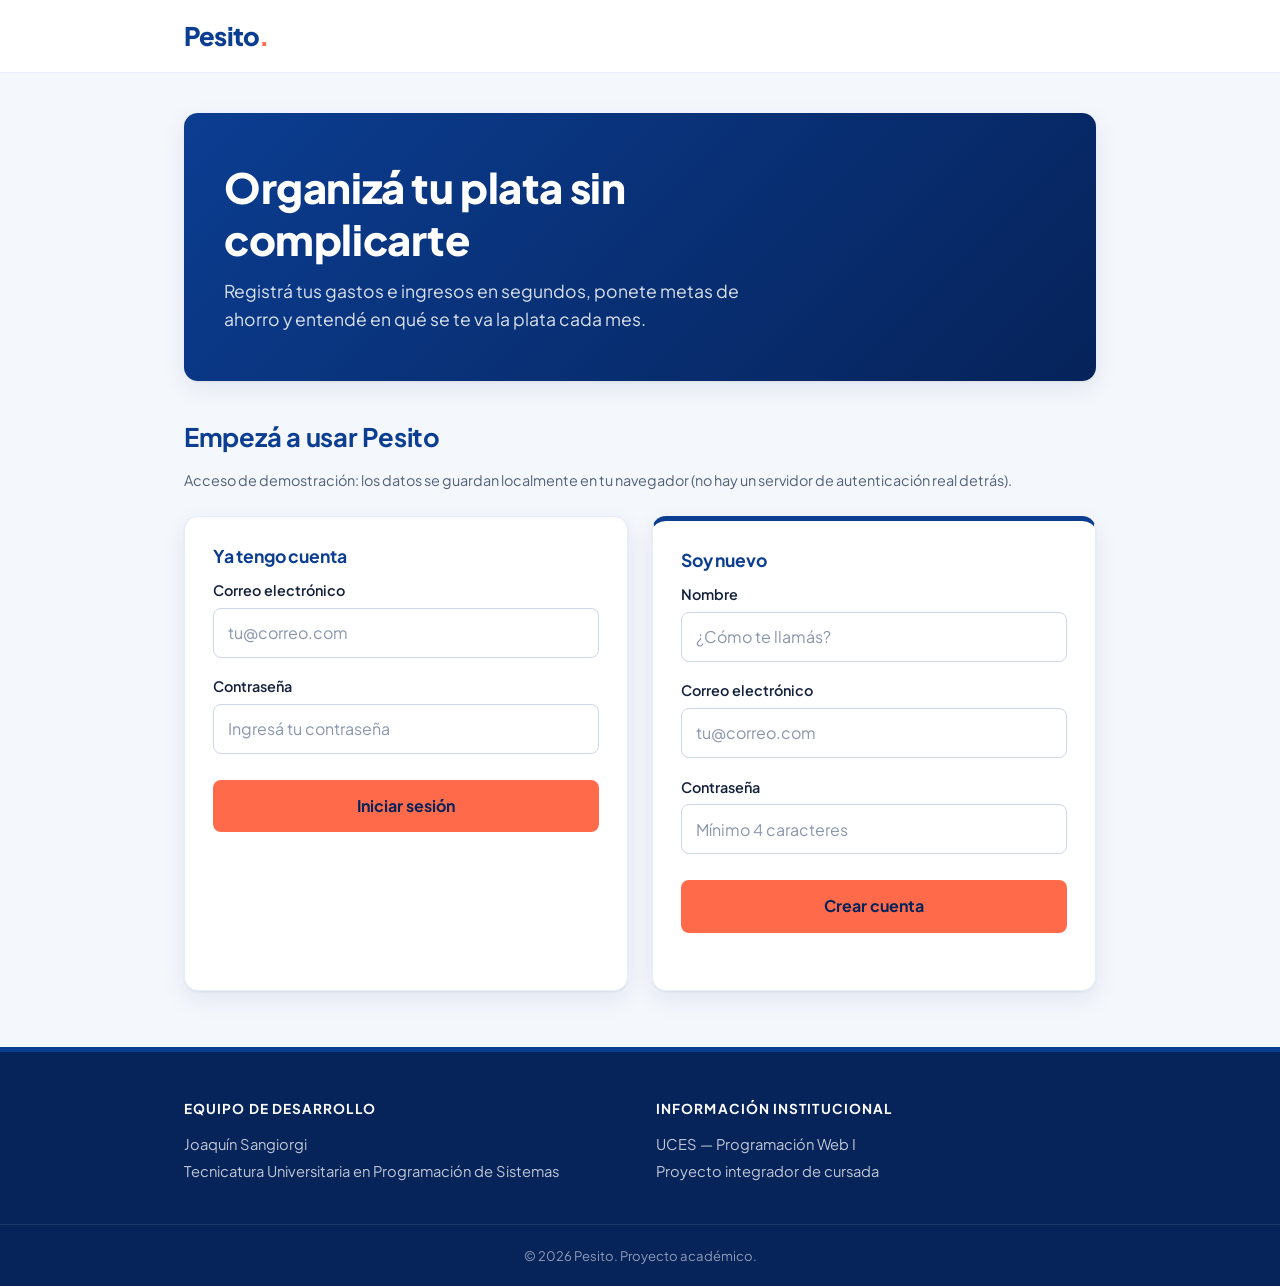
<file: index.html>
<!DOCTYPE html>
<html lang="es">
<head>
  <meta charset="UTF-8">
  <meta name="viewport" content="width=device-width, initial-scale=1.0">
  <title>Pesito | Control de gastos e ingresos personales</title>
  <meta name="description" content="Pesito: registrá tus ingresos y gastos, definí metas de ahorro y visualizá informes de tu economía personal.">
  <link rel="preconnect" href="https://fonts.googleapis.com">
  <link rel="preconnect" href="https://fonts.gstatic.com" crossorigin>
  <link rel="stylesheet" href="https://fonts.googleapis.com/css2?family=Plus+Jakarta+Sans:wght@400;500;600;700;800&display=swap">
  <link rel="stylesheet" href="recursos/style.css">
</head>
<body>

  <header class="sitio-header">
    <div class="contenedor">
      <p class="logo">Pesito</p>
    </div>
  </header>

  <main class="contenedor">

    <section id="propuesta-valor" class="hero">
      <h1>Organizá tu plata sin complicarte</h1>
      <p>
        Registrá tus gastos e ingresos en segundos, ponete metas de ahorro y entendé
        en qué se te va la plata cada mes.
      </p>
    </section>

    <section id="acceso" class="acceso">
      <h2>Empezá a usar Pesito</h2>
      <p class="nota-acceso">
        Acceso de demostración: los datos se guardan localmente en tu navegador (no hay un
        servidor de autenticación real detrás).
      </p>

      <div class="acceso-paneles">
        <article id="iniciar-sesion" class="acceso-panel panel">
          <h3>Ya tengo cuenta</h3>

          <form id="form-login" action="inicio.html" method="get">
            <div class="campo">
              <label for="login-email">Correo electrónico</label>
              <input
                type="email"
                id="login-email"
                name="email"
                placeholder="tu@correo.com"
                required
              >
            </div>

            <div class="campo">
              <label for="login-password">Contraseña</label>
              <input
                type="password"
                id="login-password"
                name="password"
                placeholder="Ingresá tu contraseña"
                minlength="4"
                required
              >
            </div>

            <button type="submit" class="boton-cta">Iniciar sesión</button>
            <p id="login-feedback" class="feedback" aria-live="polite"></p>
          </form>
        </article>

        <article id="registrarse" class="acceso-panel panel">
          <h3>Soy nuevo</h3>

          <form id="form-registro" action="inicio.html" method="get">
            <div class="campo">
              <label for="registro-nombre">Nombre</label>
              <input
                type="text"
                id="registro-nombre"
                name="nombre"
                placeholder="¿Cómo te llamás?"
                required
              >
            </div>

            <div class="campo">
              <label for="registro-email">Correo electrónico</label>
              <input
                type="email"
                id="registro-email"
                name="email"
                placeholder="tu@correo.com"
                required
              >
            </div>

            <div class="campo">
              <label for="registro-password">Contraseña</label>
              <input
                type="password"
                id="registro-password"
                name="password"
                placeholder="Mínimo 4 caracteres"
                minlength="4"
                required
              >
            </div>

            <button type="submit" class="boton-cta">Crear cuenta</button>
            <p id="registro-feedback" class="feedback" aria-live="polite"></p>
          </form>
        </article>
      </div>
    </section>

  </main>

  <footer class="sitio-footer">
    <div class="contenedor footer-columnas">
      <div class="footer-col">
        <h3>Equipo de desarrollo</h3>
        <p>Joaquín Sangiorgi</p>
        <p>Tecnicatura Universitaria en Programación de Sistemas</p>
      </div>

      <div class="footer-col">
        <h3>Información institucional</h3>
        <p>UCES &mdash; Programación Web I</p>
        <p>Proyecto integrador de cursada</p>
      </div>
    </div>
    <p class="footer-copy">&copy; 2026 Pesito. Proyecto académico.</p>
  </footer>

  <script src="recursos/funciones.js" defer></script>
</body>
</html>
</file>
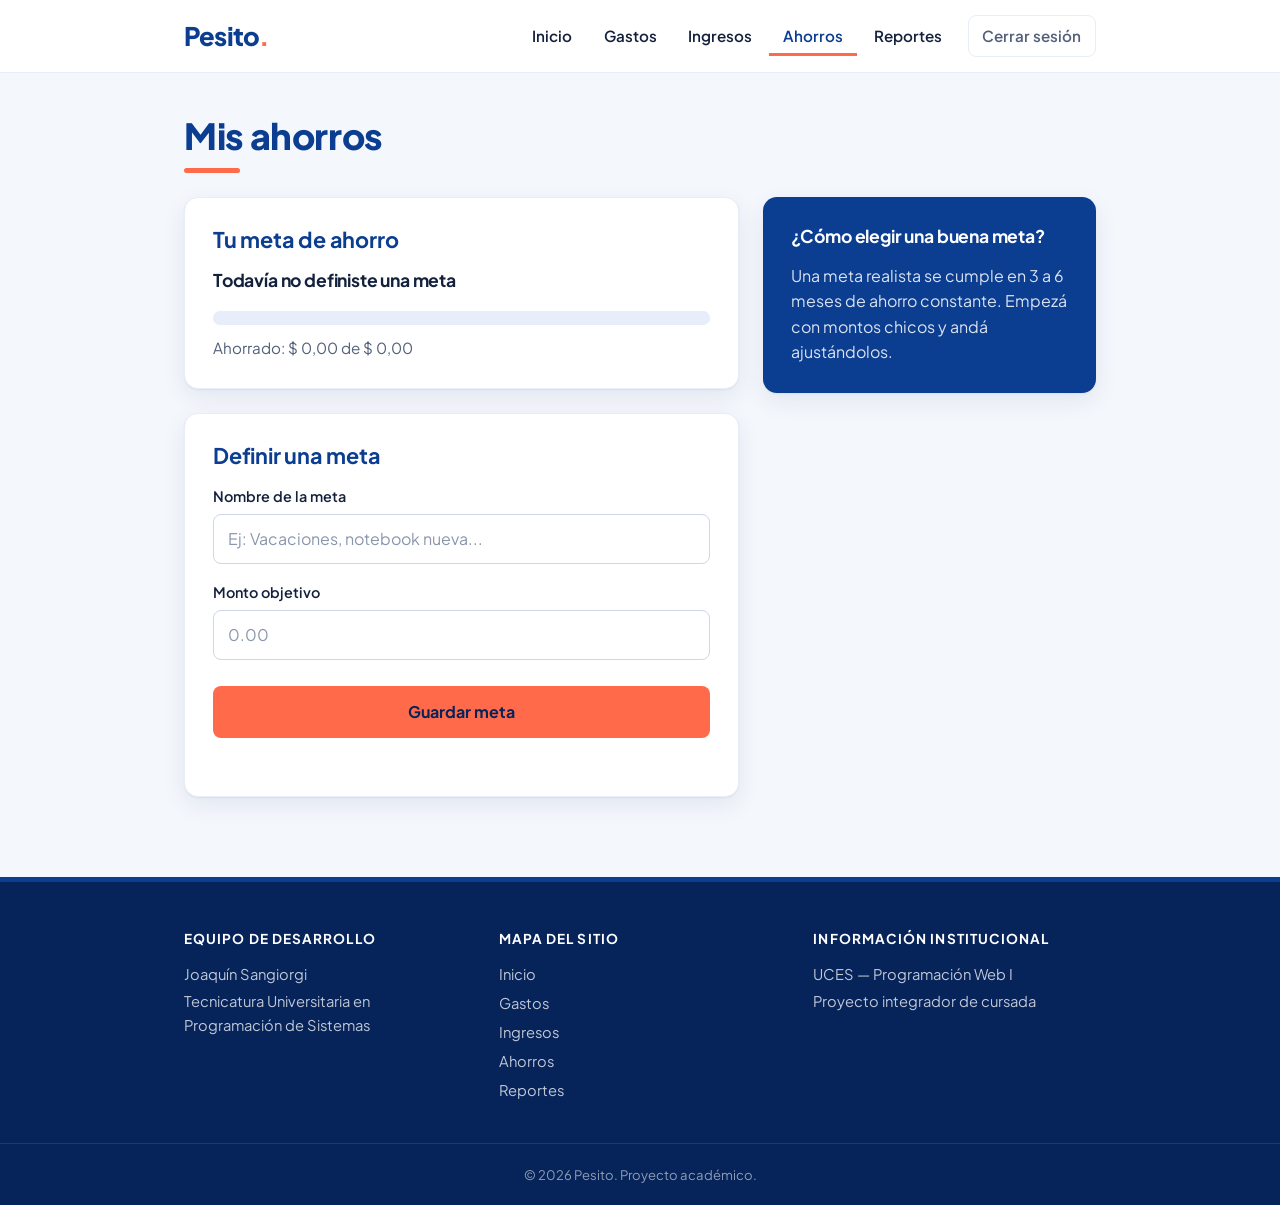
<file: ahorros.html>
<!DOCTYPE html>
<html lang="es">
<head>
  <meta charset="UTF-8">
  <meta name="viewport" content="width=device-width, initial-scale=1.0">
  <title>Mis ahorros | Pesito</title>
  <meta name="description" content="Definí tu meta de ahorro y seguí su progreso.">
  <link rel="preconnect" href="https://fonts.googleapis.com">
  <link rel="preconnect" href="https://fonts.gstatic.com" crossorigin>
  <link rel="stylesheet" href="https://fonts.googleapis.com/css2?family=Plus+Jakarta+Sans:wght@400;500;600;700;800&display=swap">
  <link rel="stylesheet" href="recursos/style.css">
</head>
<body>

  <header class="sitio-header">
    <div class="contenedor">
      <p class="logo"><a href="inicio.html">Pesito</a></p>

      <button type="button" id="btn-menu" class="menu-toggle" aria-label="Abrir menú de navegación" aria-expanded="false" aria-controls="menu-principal">
        <span class="menu-toggle__barra"></span>
        <span class="menu-toggle__barra"></span>
        <span class="menu-toggle__barra"></span>
      </button>

      <nav class="nav-principal" aria-label="Navegación principal">
        <ul id="menu-principal">
          <li><a href="inicio.html">Inicio</a></li>
          <li><a href="gastos.html">Gastos</a></li>
          <li><a href="ingresos.html">Ingresos</a></li>
          <li><a href="ahorros.html" aria-current="page">Ahorros</a></li>
          <li><a href="reportes.html">Reportes</a></li>
          <li><a href="index.html" class="nav-salir">Cerrar sesión</a></li>
        </ul>
      </nav>
    </div>
  </header>

  <main class="contenedor">

    <h1>Mis ahorros</h1>

    <div class="columnas">
      <div class="columna-principal">
        <section id="meta-actual" class="panel">
          <h2>Tu meta de ahorro</h2>

          <article class="tarjeta tarjeta--meta">
            <h3 id="meta-titulo">Todavía no definiste una meta</h3>
            <progress id="meta-progreso" value="0" max="100" aria-labelledby="meta-titulo">0%</progress>
            <p id="meta-detalle" class="tarjeta-detalle">Ahorrado: $ 0,00 de $ 0,00</p>
          </article>
        </section>

        <section id="definir-meta" class="panel">
          <h2>Definir una meta</h2>

          <form id="form-meta" novalidate>
            <div class="campo">
              <label for="meta-nombre">Nombre de la meta</label>
              <input type="text" id="meta-nombre" name="nombreMeta" placeholder="Ej: Vacaciones, notebook nueva..." required>
            </div>

            <div class="campo">
              <label for="meta-monto">Monto objetivo</label>
              <input type="number" id="meta-monto" name="montoMeta" placeholder="0.00" min="1" step="0.01" required>
            </div>

            <button type="submit" class="boton-cta">Guardar meta</button>
            <p id="meta-feedback" class="feedback" aria-live="polite"></p>
          </form>
        </section>
      </div>

      <aside id="ayuda-metas" class="consejo columna-lateral" aria-label="Consejo sobre metas">
        <h2>¿Cómo elegir una buena meta?</h2>
        <p>Una meta realista se cumple en 3 a 6 meses de ahorro constante. Empezá con montos chicos y andá ajustándolos.</p>
      </aside>
    </div>

  </main>

  <footer class="sitio-footer">
    <div class="contenedor footer-columnas">
      <div class="footer-col">
        <h3>Equipo de desarrollo</h3>
        <p>Joaquín Sangiorgi</p>
        <p>Tecnicatura Universitaria en Programación de Sistemas</p>
      </div>

      <div class="footer-col">
        <h3>Mapa del sitio</h3>
        <ul>
          <li><a href="inicio.html">Inicio</a></li>
          <li><a href="gastos.html">Gastos</a></li>
          <li><a href="ingresos.html">Ingresos</a></li>
          <li><a href="ahorros.html">Ahorros</a></li>
          <li><a href="reportes.html">Reportes</a></li>
        </ul>
      </div>

      <div class="footer-col">
        <h3>Información institucional</h3>
        <p>UCES &mdash; Programación Web I</p>
        <p>Proyecto integrador de cursada</p>
      </div>
    </div>
    <p class="footer-copy">&copy; 2026 Pesito. Proyecto académico.</p>
  </footer>

  <script src="recursos/funciones.js" defer></script>
</body>
</html>
</file>
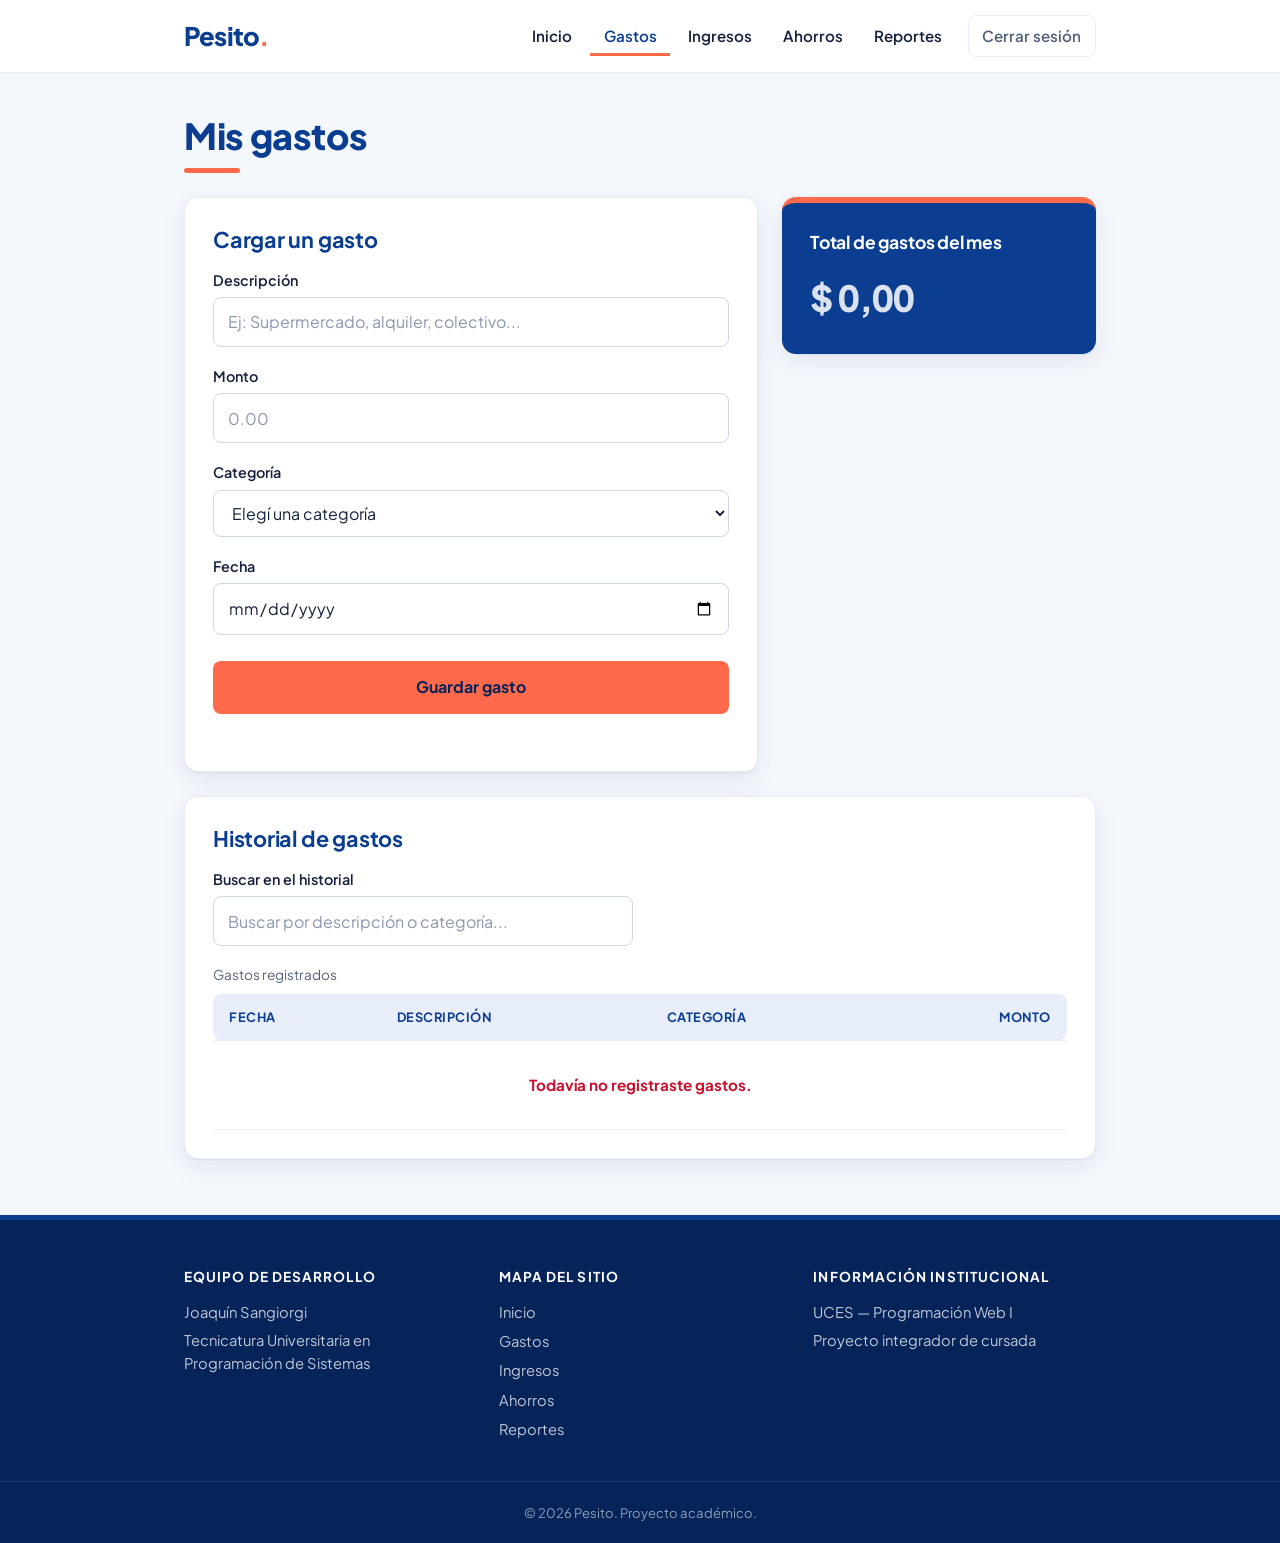
<file: gastos.html>
<!DOCTYPE html>
<html lang="es">
<head>
  <meta charset="UTF-8">
  <meta name="viewport" content="width=device-width, initial-scale=1.0">
  <title>Mis gastos | Pesito</title>
  <meta name="description" content="Cargá tus gastos y consultá tu historial de gastos.">
  <link rel="preconnect" href="https://fonts.googleapis.com">
  <link rel="preconnect" href="https://fonts.gstatic.com" crossorigin>
  <link rel="stylesheet" href="https://fonts.googleapis.com/css2?family=Plus+Jakarta+Sans:wght@400;500;600;700;800&display=swap">
  <link rel="stylesheet" href="recursos/style.css">
</head>
<body>

  <header class="sitio-header">
    <div class="contenedor">
      <p class="logo"><a href="inicio.html">Pesito</a></p>

      <button type="button" id="btn-menu" class="menu-toggle" aria-label="Abrir menú de navegación" aria-expanded="false" aria-controls="menu-principal">
        <span class="menu-toggle__barra"></span>
        <span class="menu-toggle__barra"></span>
        <span class="menu-toggle__barra"></span>
      </button>

      <nav class="nav-principal" aria-label="Navegación principal">
        <ul id="menu-principal">
          <li><a href="inicio.html">Inicio</a></li>
          <li><a href="gastos.html" aria-current="page">Gastos</a></li>
          <li><a href="ingresos.html">Ingresos</a></li>
          <li><a href="ahorros.html">Ahorros</a></li>
          <li><a href="reportes.html">Reportes</a></li>
          <li><a href="index.html" class="nav-salir">Cerrar sesión</a></li>
        </ul>
      </nav>
    </div>
  </header>

  <main class="contenedor">

    <h1>Mis gastos</h1>

    <div class="columnas">
      <section id="registrar-gasto" class="columna-principal panel">
        <h2>Cargar un gasto</h2>

        <form id="form-gasto" novalidate>
          <div class="campo">
            <label for="gasto-descripcion">Descripción</label>
            <input
              type="text"
              id="gasto-descripcion"
              name="descripcion"
              placeholder="Ej: Supermercado, alquiler, colectivo..."
              required
            >
          </div>

          <div class="campo">
            <label for="gasto-monto">Monto</label>
            <input
              type="number"
              id="gasto-monto"
              name="monto"
              placeholder="0.00"
              min="0.01"
              step="0.01"
              required
            >
          </div>

          <div class="campo">
            <label for="gasto-categoria">Categoría</label>
            <select id="gasto-categoria" name="categoria" required>
              <option value="" disabled selected>Elegí una categoría</option>
              <option value="comida">Comida</option>
              <option value="transporte">Transporte</option>
              <option value="servicios">Servicios</option>
              <option value="vivienda">Vivienda</option>
              <option value="ocio">Ocio</option>
              <option value="otro">Otro</option>
            </select>
          </div>

          <div class="campo">
            <label for="gasto-fecha">Fecha</label>
            <input type="date" id="gasto-fecha" name="fecha" required>
          </div>

          <button type="submit" class="boton-cta">Guardar gasto</button>
          <p id="gasto-feedback" class="feedback" aria-live="polite"></p>
        </form>
      </section>

      <aside id="total-gastos" class="consejo columna-lateral tarjeta-total tarjeta-total--gasto" aria-label="Total del mes">
        <h2>Total de gastos del mes</h2>
        <p class="tarjeta-valor" id="total-mes-gastos">$ 0,00</p>
      </aside>
    </div>

    <section id="historial-gastos" class="historial panel">
      <h2>Historial de gastos</h2>

      <div class="campo campo-buscador">
        <label for="buscar-gasto">Buscar en el historial</label>
        <input
          type="search"
          id="buscar-gasto"
          name="buscar"
          placeholder="Buscar por descripción o categoría..."
        >
      </div>

      <div class="tabla-scroll">
        <table id="tabla-gastos">
          <caption>Gastos registrados</caption>
          <thead>
            <tr>
              <th scope="col">Fecha</th>
              <th scope="col">Descripción</th>
              <th scope="col">Categoría</th>
              <th scope="col">Monto</th>
            </tr>
          </thead>
          <tbody id="cuerpo-tabla-gastos">
            <tr>
              <td colspan="4">Todavía no registraste gastos.</td>
            </tr>
          </tbody>
        </table>
      </div>
    </section>

  </main>

  <footer class="sitio-footer">
    <div class="contenedor footer-columnas">
      <div class="footer-col">
        <h3>Equipo de desarrollo</h3>
        <p>Joaquín Sangiorgi</p>
        <p>Tecnicatura Universitaria en Programación de Sistemas</p>
      </div>

      <div class="footer-col">
        <h3>Mapa del sitio</h3>
        <ul>
          <li><a href="inicio.html">Inicio</a></li>
          <li><a href="gastos.html">Gastos</a></li>
          <li><a href="ingresos.html">Ingresos</a></li>
          <li><a href="ahorros.html">Ahorros</a></li>
          <li><a href="reportes.html">Reportes</a></li>
        </ul>
      </div>

      <div class="footer-col">
        <h3>Información institucional</h3>
        <p>UCES &mdash; Programación Web I</p>
        <p>Proyecto integrador de cursada</p>
      </div>
    </div>
    <p class="footer-copy">&copy; 2026 Pesito. Proyecto académico.</p>
  </footer>

  <script src="recursos/funciones.js" defer></script>
</body>
</html>
</file>
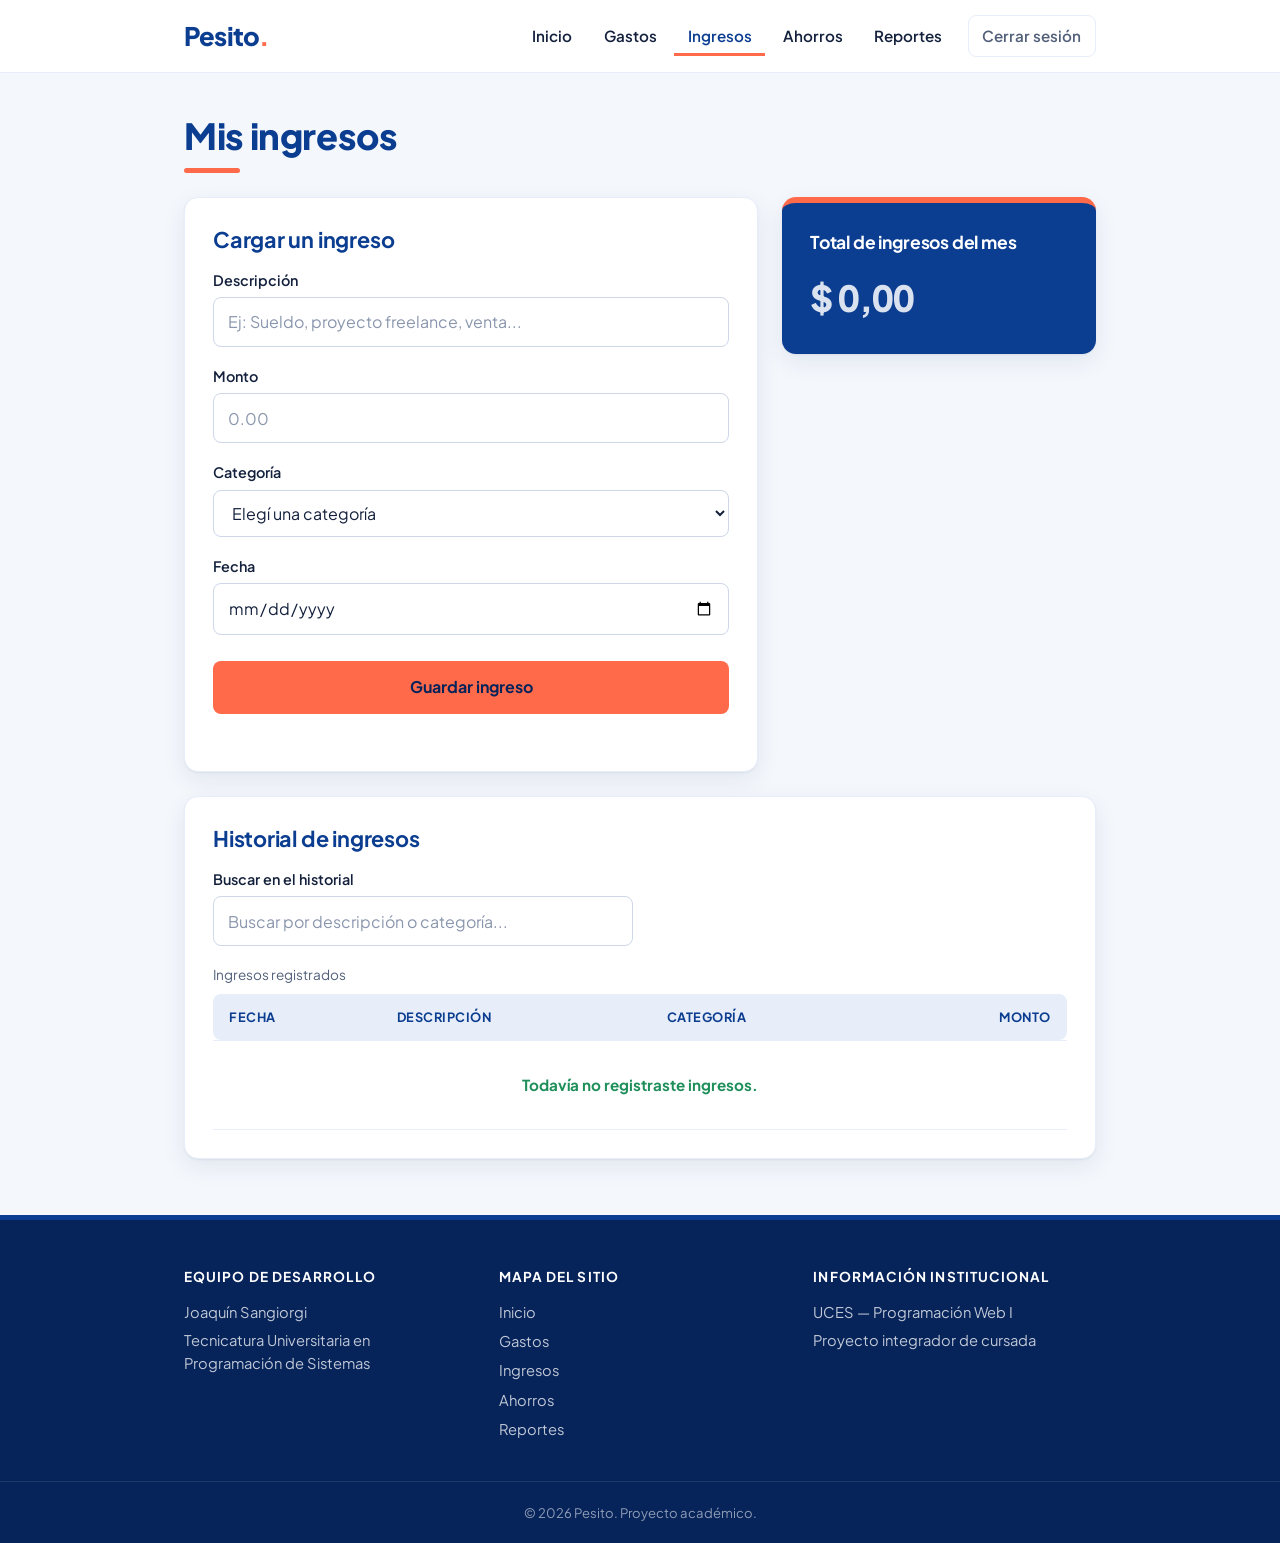
<file: ingresos.html>
<!DOCTYPE html>
<html lang="es">
<head>
  <meta charset="UTF-8">
  <meta name="viewport" content="width=device-width, initial-scale=1.0">
  <title>Mis ingresos | Pesito</title>
  <meta name="description" content="Cargá tus ingresos y consultá tu historial de ingresos.">
  <link rel="preconnect" href="https://fonts.googleapis.com">
  <link rel="preconnect" href="https://fonts.gstatic.com" crossorigin>
  <link rel="stylesheet" href="https://fonts.googleapis.com/css2?family=Plus+Jakarta+Sans:wght@400;500;600;700;800&display=swap">
  <link rel="stylesheet" href="recursos/style.css">
</head>
<body>

  <header class="sitio-header">
    <div class="contenedor">
      <p class="logo"><a href="inicio.html">Pesito</a></p>

      <button type="button" id="btn-menu" class="menu-toggle" aria-label="Abrir menú de navegación" aria-expanded="false" aria-controls="menu-principal">
        <span class="menu-toggle__barra"></span>
        <span class="menu-toggle__barra"></span>
        <span class="menu-toggle__barra"></span>
      </button>

      <nav class="nav-principal" aria-label="Navegación principal">
        <ul id="menu-principal">
          <li><a href="inicio.html">Inicio</a></li>
          <li><a href="gastos.html">Gastos</a></li>
          <li><a href="ingresos.html" aria-current="page">Ingresos</a></li>
          <li><a href="ahorros.html">Ahorros</a></li>
          <li><a href="reportes.html">Reportes</a></li>
          <li><a href="index.html" class="nav-salir">Cerrar sesión</a></li>
        </ul>
      </nav>
    </div>
  </header>

  <main class="contenedor">

    <h1>Mis ingresos</h1>

    <div class="columnas">
      <section id="registrar-ingreso" class="columna-principal panel">
        <h2>Cargar un ingreso</h2>

        <form id="form-ingreso" novalidate>
          <div class="campo">
            <label for="ingreso-descripcion">Descripción</label>
            <input
              type="text"
              id="ingreso-descripcion"
              name="descripcion"
              placeholder="Ej: Sueldo, proyecto freelance, venta..."
              required
            >
          </div>

          <div class="campo">
            <label for="ingreso-monto">Monto</label>
            <input
              type="number"
              id="ingreso-monto"
              name="monto"
              placeholder="0.00"
              min="0.01"
              step="0.01"
              required
            >
          </div>

          <div class="campo">
            <label for="ingreso-categoria">Categoría</label>
            <select id="ingreso-categoria" name="categoria" required>
              <option value="" disabled selected>Elegí una categoría</option>
              <option value="sueldo">Sueldo</option>
              <option value="freelance">Trabajo independiente</option>
              <option value="venta">Venta</option>
              <option value="regalo">Regalo</option>
              <option value="otro">Otro</option>
            </select>
          </div>

          <div class="campo">
            <label for="ingreso-fecha">Fecha</label>
            <input type="date" id="ingreso-fecha" name="fecha" required>
          </div>

          <button type="submit" class="boton-cta">Guardar ingreso</button>
          <p id="ingreso-feedback" class="feedback" aria-live="polite"></p>
        </form>
      </section>

      <aside id="total-ingresos" class="consejo columna-lateral tarjeta-total tarjeta-total--ingreso" aria-label="Total del mes">
        <h2>Total de ingresos del mes</h2>
        <p class="tarjeta-valor" id="total-mes-ingresos">$ 0,00</p>
      </aside>
    </div>

    <section id="historial-ingresos" class="historial panel">
      <h2>Historial de ingresos</h2>

      <div class="campo campo-buscador">
        <label for="buscar-ingreso">Buscar en el historial</label>
        <input
          type="search"
          id="buscar-ingreso"
          name="buscar"
          placeholder="Buscar por descripción o categoría..."
        >
      </div>

      <div class="tabla-scroll">
        <table id="tabla-ingresos">
          <caption>Ingresos registrados</caption>
          <thead>
            <tr>
              <th scope="col">Fecha</th>
              <th scope="col">Descripción</th>
              <th scope="col">Categoría</th>
              <th scope="col">Monto</th>
            </tr>
          </thead>
          <tbody id="cuerpo-tabla-ingresos">
            <tr>
              <td colspan="4">Todavía no registraste ingresos.</td>
            </tr>
          </tbody>
        </table>
      </div>
    </section>

  </main>

  <footer class="sitio-footer">
    <div class="contenedor footer-columnas">
      <div class="footer-col">
        <h3>Equipo de desarrollo</h3>
        <p>Joaquín Sangiorgi</p>
        <p>Tecnicatura Universitaria en Programación de Sistemas</p>
      </div>

      <div class="footer-col">
        <h3>Mapa del sitio</h3>
        <ul>
          <li><a href="inicio.html">Inicio</a></li>
          <li><a href="gastos.html">Gastos</a></li>
          <li><a href="ingresos.html">Ingresos</a></li>
          <li><a href="ahorros.html">Ahorros</a></li>
          <li><a href="reportes.html">Reportes</a></li>
        </ul>
      </div>

      <div class="footer-col">
        <h3>Información institucional</h3>
        <p>UCES &mdash; Programación Web I</p>
        <p>Proyecto integrador de cursada</p>
      </div>
    </div>
    <p class="footer-copy">&copy; 2026 Pesito. Proyecto académico.</p>
  </footer>

  <script src="recursos/funciones.js" defer></script>
</body>
</html>
</file>
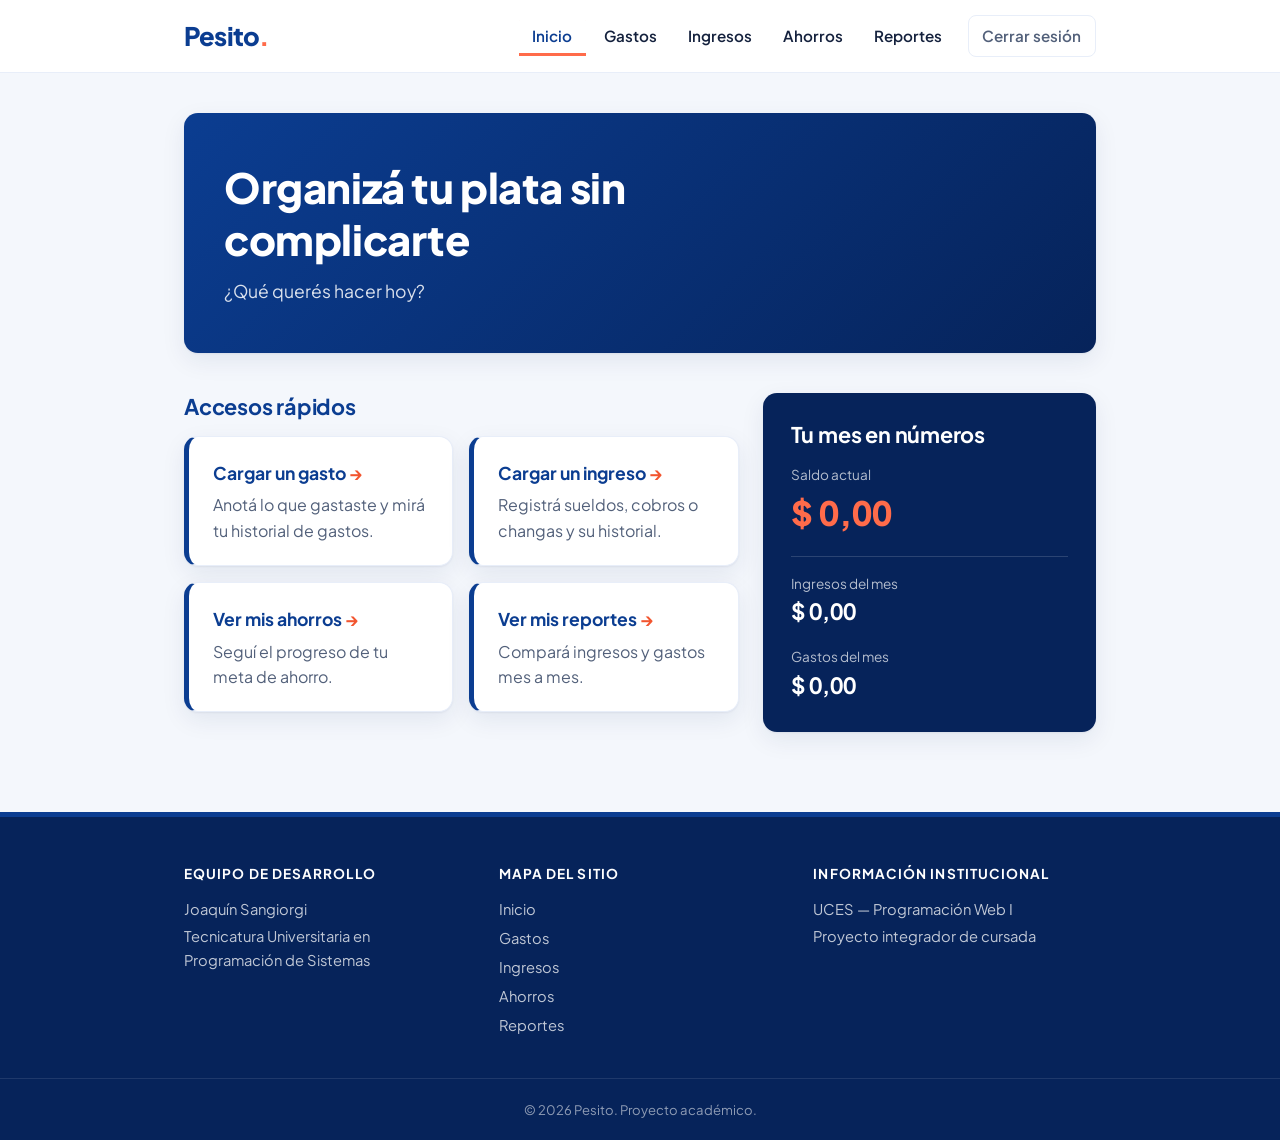
<file: inicio.html>
<!DOCTYPE html>
<html lang="es">
<head>
  <meta charset="UTF-8">
  <meta name="viewport" content="width=device-width, initial-scale=1.0">
  <title>Inicio | Pesito</title>
  <meta name="description" content="Tu panel de Pesito: cargá gastos e ingresos, mirá tus ahorros y tus reportes.">
  <link rel="preconnect" href="https://fonts.googleapis.com">
  <link rel="preconnect" href="https://fonts.gstatic.com" crossorigin>
  <link rel="stylesheet" href="https://fonts.googleapis.com/css2?family=Plus+Jakarta+Sans:wght@400;500;600;700;800&display=swap">
  <link rel="stylesheet" href="recursos/style.css">
</head>
<body>

  <header class="sitio-header">
    <div class="contenedor">
      <p class="logo"><a href="inicio.html">Pesito</a></p>

      <button type="button" id="btn-menu" class="menu-toggle" aria-label="Abrir menú de navegación" aria-expanded="false" aria-controls="menu-principal">
        <span class="menu-toggle__barra"></span>
        <span class="menu-toggle__barra"></span>
        <span class="menu-toggle__barra"></span>
      </button>

      <nav class="nav-principal" aria-label="Navegación principal">
        <ul id="menu-principal">
          <li><a href="inicio.html" aria-current="page">Inicio</a></li>
          <li><a href="gastos.html">Gastos</a></li>
          <li><a href="ingresos.html">Ingresos</a></li>
          <li><a href="ahorros.html">Ahorros</a></li>
          <li><a href="reportes.html">Reportes</a></li>
          <li><a href="index.html" class="nav-salir">Cerrar sesión</a></li>
        </ul>
      </nav>
    </div>
  </header>

  <main class="contenedor">

    <section id="propuesta-valor" class="hero">
      <h1>Organizá tu plata sin complicarte</h1>
      <p>¿Qué querés hacer hoy?</p>
    </section>

    <div class="columnas">
      <section id="acciones" class="acciones columna-principal" aria-label="Accesos rápidos">
        <h2>Accesos rápidos</h2>

        <ul class="acciones-lista">
          <li>
            <a href="gastos.html" class="accion accion--gasto">
              <strong>Cargar un gasto</strong>
              <span>Anotá lo que gastaste y mirá tu historial de gastos.</span>
            </a>
          </li>
          <li>
            <a href="ingresos.html" class="accion accion--ingreso">
              <strong>Cargar un ingreso</strong>
              <span>Registrá sueldos, cobros o changas y su historial.</span>
            </a>
          </li>
          <li>
            <a href="ahorros.html" class="accion accion--ahorro">
              <strong>Ver mis ahorros</strong>
              <span>Seguí el progreso de tu meta de ahorro.</span>
            </a>
          </li>
          <li>
            <a href="reportes.html" class="accion accion--reporte">
              <strong>Ver mis reportes</strong>
              <span>Compará ingresos y gastos mes a mes.</span>
            </a>
          </li>
        </ul>
      </section>

      <aside id="resumen" class="resumen columna-lateral" aria-label="Resumen del mes">
        <h2>Tu mes en números</h2>
        <dl class="resumen-datos">
          <dt>Saldo actual</dt>
          <dd id="saldo-actual">$ 0,00</dd>
          <dt>Ingresos del mes</dt>
          <dd id="total-ingresos">$ 0,00</dd>
          <dt>Gastos del mes</dt>
          <dd id="total-egresos">$ 0,00</dd>
        </dl>
      </aside>
    </div>

  </main>

  <footer class="sitio-footer">
    <div class="contenedor footer-columnas">
      <div class="footer-col">
        <h3>Equipo de desarrollo</h3>
        <p>Joaquín Sangiorgi</p>
        <p>Tecnicatura Universitaria en Programación de Sistemas</p>
      </div>

      <div class="footer-col">
        <h3>Mapa del sitio</h3>
        <ul>
          <li><a href="inicio.html">Inicio</a></li>
          <li><a href="gastos.html">Gastos</a></li>
          <li><a href="ingresos.html">Ingresos</a></li>
          <li><a href="ahorros.html">Ahorros</a></li>
          <li><a href="reportes.html">Reportes</a></li>
        </ul>
      </div>

      <div class="footer-col">
        <h3>Información institucional</h3>
        <p>UCES &mdash; Programación Web I</p>
        <p>Proyecto integrador de cursada</p>
      </div>
    </div>
    <p class="footer-copy">&copy; 2026 Pesito. Proyecto académico.</p>
  </footer>

  <script src="recursos/funciones.js" defer></script>
</body>
</html>
</file>
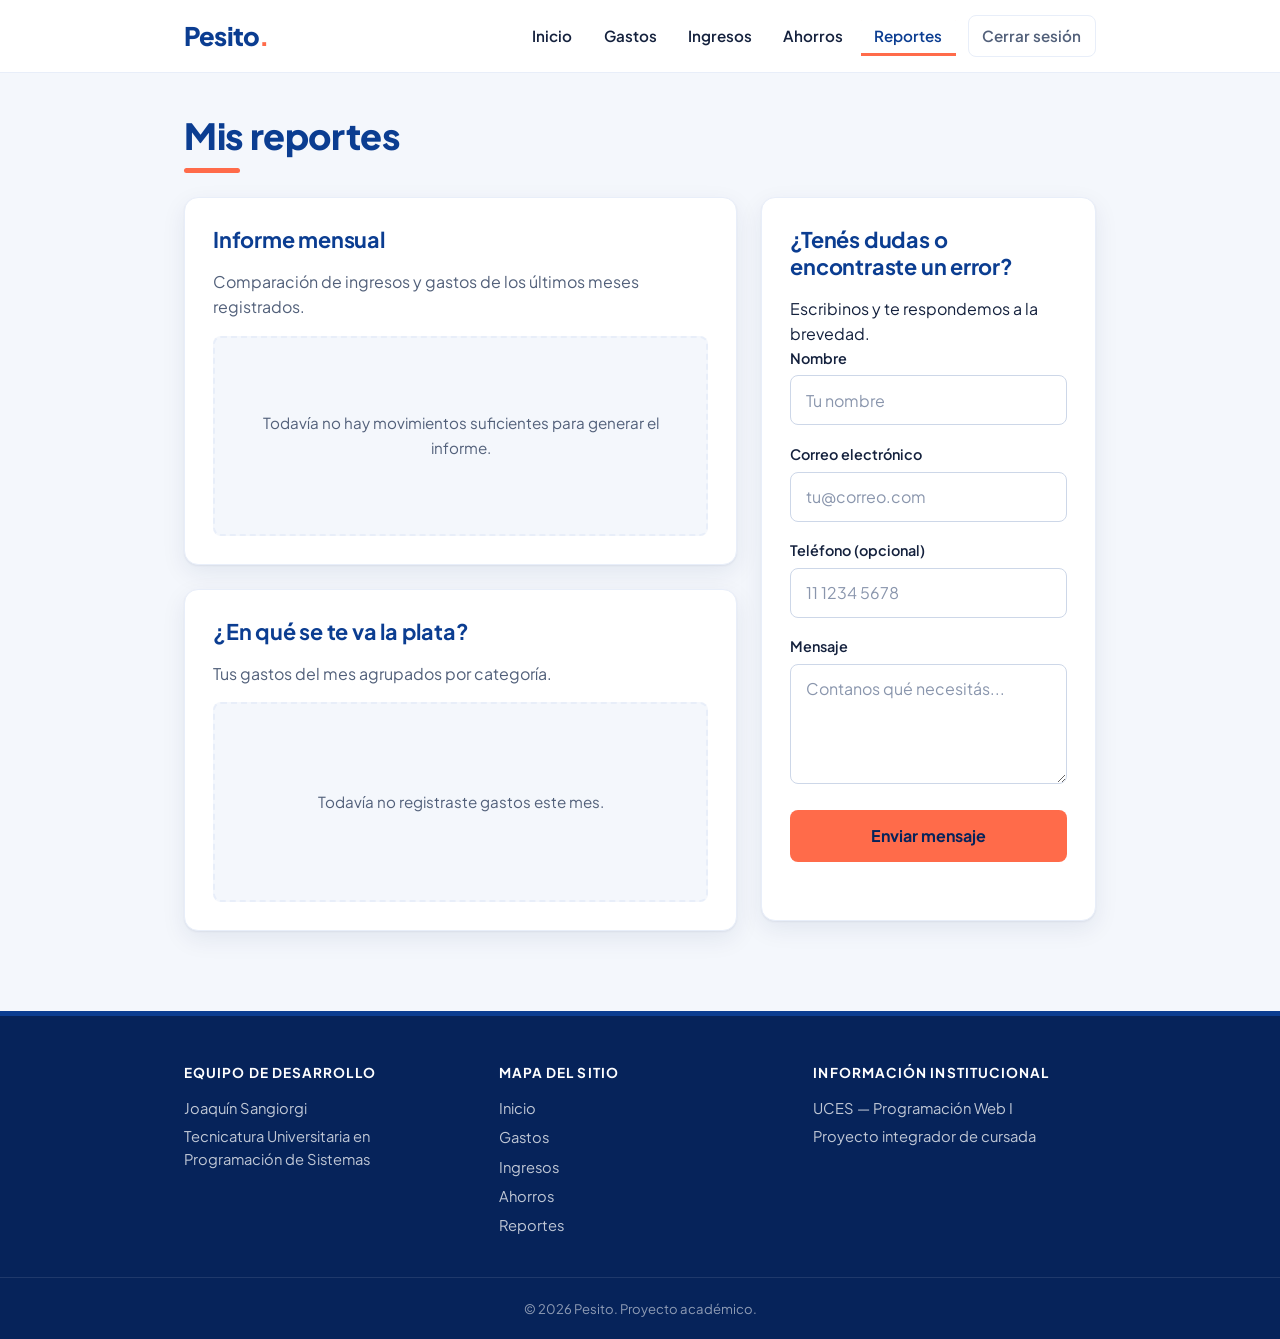
<file: reportes.html>
<!DOCTYPE html>
<html lang="es">
<head>
  <meta charset="UTF-8">
  <meta name="viewport" content="width=device-width, initial-scale=1.0">
  <title>Mis reportes | Pesito</title>
  <meta name="description" content="Informes de tus ingresos y gastos por mes y por categoría.">
  <link rel="preconnect" href="https://fonts.googleapis.com">
  <link rel="preconnect" href="https://fonts.gstatic.com" crossorigin>
  <link rel="stylesheet" href="https://fonts.googleapis.com/css2?family=Plus+Jakarta+Sans:wght@400;500;600;700;800&display=swap">
  <link rel="stylesheet" href="recursos/style.css">
</head>
<body>

  <header class="sitio-header">
    <div class="contenedor">
      <p class="logo"><a href="inicio.html">Pesito</a></p>

      <button type="button" id="btn-menu" class="menu-toggle" aria-label="Abrir menú de navegación" aria-expanded="false" aria-controls="menu-principal">
        <span class="menu-toggle__barra"></span>
        <span class="menu-toggle__barra"></span>
        <span class="menu-toggle__barra"></span>
      </button>

      <nav class="nav-principal" aria-label="Navegación principal">
        <ul id="menu-principal">
          <li><a href="inicio.html">Inicio</a></li>
          <li><a href="gastos.html">Gastos</a></li>
          <li><a href="ingresos.html">Ingresos</a></li>
          <li><a href="ahorros.html">Ahorros</a></li>
          <li><a href="reportes.html" aria-current="page">Reportes</a></li>
          <li><a href="index.html" class="nav-salir">Cerrar sesión</a></li>
        </ul>
      </nav>
    </div>
  </header>

  <main class="contenedor">

    <h1>Mis reportes</h1>

    <div class="columnas">
      <div class="columna-principal">
        <section id="graficos" class="graficos panel">
          <h2>Informe mensual</h2>
          <p>Comparación de ingresos y gastos de los últimos meses registrados.</p>

          <div class="grafico-barras" id="grafico-mensual" aria-label="Gráfico de ingresos y gastos por mes">
            <p class="grafico-vacio">Todavía no hay movimientos suficientes para generar el informe.</p>
          </div>
        </section>

        <section id="gastos-por-categoria" class="graficos panel">
          <h2>¿En qué se te va la plata?</h2>
          <p>Tus gastos del mes agrupados por categoría.</p>

          <div class="grafico-barras" id="grafico-categorias" aria-label="Gráfico de gastos por categoría">
            <p class="grafico-vacio">Todavía no registraste gastos este mes.</p>
          </div>
        </section>
      </div>

      <section id="contacto" class="contacto columna-lateral panel">
        <h2>¿Tenés dudas o encontraste un error?</h2>
        <p>Escribinos y te respondemos a la brevedad.</p>

        <form id="form-contacto" novalidate>
          <div class="campo">
            <label for="contacto-nombre">Nombre</label>
            <input type="text" id="contacto-nombre" name="nombre" placeholder="Tu nombre" required>
          </div>

          <div class="campo">
            <label for="contacto-email">Correo electrónico</label>
            <input type="email" id="contacto-email" name="email" placeholder="tu@correo.com" required>
          </div>

          <div class="campo">
            <label for="contacto-telefono">Teléfono (opcional)</label>
            <input type="tel" id="contacto-telefono" name="telefono" placeholder="11 1234 5678" pattern="[0-9 ]{6,15}">
          </div>

          <div class="campo">
            <label for="contacto-mensaje">Mensaje</label>
            <textarea id="contacto-mensaje" name="mensaje" placeholder="Contanos qué necesitás..." required></textarea>
          </div>

          <button type="submit" class="boton-cta">Enviar mensaje</button>
          <p id="contacto-feedback" class="feedback" aria-live="polite"></p>
        </form>
      </section>
    </div>

  </main>

  <footer class="sitio-footer">
    <div class="contenedor footer-columnas">
      <div class="footer-col">
        <h3>Equipo de desarrollo</h3>
        <p>Joaquín Sangiorgi</p>
        <p>Tecnicatura Universitaria en Programación de Sistemas</p>
      </div>

      <div class="footer-col">
        <h3>Mapa del sitio</h3>
        <ul>
          <li><a href="inicio.html">Inicio</a></li>
          <li><a href="gastos.html">Gastos</a></li>
          <li><a href="ingresos.html">Ingresos</a></li>
          <li><a href="ahorros.html">Ahorros</a></li>
          <li><a href="reportes.html">Reportes</a></li>
        </ul>
      </div>

      <div class="footer-col">
        <h3>Información institucional</h3>
        <p>UCES &mdash; Programación Web I</p>
        <p>Proyecto integrador de cursada</p>
      </div>
    </div>
    <p class="footer-copy">&copy; 2026 Pesito. Proyecto académico.</p>
  </footer>

  <script src="recursos/funciones.js" defer></script>
</body>
</html>
</file>
<file: recursos/style.css>
/* ==========================================================================
   Pesito — Hoja de estilos externa unificada
   ==========================================================================
   FASE 2: maquetación, estilos visuales y diseño adaptable.

   Índice
     1. Variables (paleta y medidas)
     2. Reset universal y modelo de caja
     3. Base tipográfica
     4. Contenedor de 960px
     5. Encabezado y menú de navegación (Flexbox)
     6. Hero
     7. Estructura multi-columna (Flexbox)
     8. Paneles, tarjetas y bloques
     9. Formularios y botones
    10. Tablas
    11. Pie de página (Flexbox)
    12. Media queries: tablet (720px) y smartphone (480px)

   Paleta — regla 60-30-10, inspirada en los colores de Vélez Sarsfield:
     60% Blanco  -> fondo de página y superficies (la camiseta).
     30% Azul    -> header, hero, títulos, footer, bloques destacados.
     10% Coral   -> llamados a la acción y detalles. Es complementario dividido
                    del azul en el círculo cromático (vecino de su opuesto), así que
                    resalta sin competir con la identidad azul y blanca.
   Verde y rojo se reservan solo para su significado: ingreso y gasto.
   ========================================================================== */


/* 1. Variables ============================================================= */

:root {
  /* 60% — blancos */
  --blanco: #ffffff;
  --fondo: #f4f7fc;            /* blanco con un leve tinte azul: descansa la vista */
  --azul-50: #e8eef9;          /* bordes suaves, encabezados de tabla */

  /* 30% — azules Vélez */
  --azul: #0b3d91;             /* azul principal */
  --azul-oscuro: #06235a;      /* footer, texto sobre el coral */
  --azul-medio: #2f5fb3;       /* hover y foco */

  /* 10% — acento */
  --acento: #ff6b4a;
  --acento-oscuro: #f2552f;

  /* Texto */
  --texto: #14213d;
  --texto-suave: #52607a;

  /* Colores con significado (uso puntual) */
  --verde: #1e8e5a;
  --rojo: #c8102e;

  /* Medidas */
  --radio: 14px;
  --radio-chico: 8px;
  --sombra: 0 1px 2px rgba(6, 35, 90, 0.06), 0 8px 24px rgba(6, 35, 90, 0.08);
  --separacion: 1.5rem;
}


/* 2. Reset universal y modelo de caja ====================================== */
/* box-sizing: border-box hace que width/height incluyan padding y borde,
   así una caja de 300px mide 300px sin importar su relleno. */

*,
*::before,
*::after {
  margin: 0;
  padding: 0;
  box-sizing: border-box;
}


/* 3. Base tipográfica ====================================================== */

html {
  font-size: 16px;
}

body {
  font-family: 'Plus Jakarta Sans', 'Segoe UI', Arial, sans-serif;
  background-color: var(--fondo);
  color: var(--texto);
  line-height: 1.6;
  min-height: 100vh;
  display: flex;               /* empuja el footer al fondo en páginas cortas */
  flex-direction: column;
}

main {
  flex: 1;
}

h1, h2, h3 {
  color: var(--azul);
  line-height: 1.25;
  letter-spacing: -0.01em;
}

h1 {
  font-size: 2.25rem;
  font-weight: 800;
  margin-bottom: var(--separacion);
}

h2 {
  font-size: 1.35rem;
  font-weight: 700;
  margin-bottom: 1rem;
}

h3 {
  font-size: 1.1rem;
  font-weight: 700;
  margin-bottom: 0.75rem;
}

p + p {
  margin-top: 0.5rem;
}

a {
  color: var(--azul);
}

ul {
  list-style: none;
}

:focus-visible {
  outline: 3px solid var(--acento);
  outline-offset: 2px;
}


/* 4. Contenedor de 960px =================================================== */

.contenedor {
  width: 100%;
  max-width: 960px;
  margin: 0 auto;
  padding: 0 1.5rem;
}

main.contenedor {
  padding-top: 2.5rem;
  padding-bottom: 3.5rem;
}

/* Título de las páginas internas, con una barrita coral debajo */
main > h1::after {
  content: "";
  display: block;
  width: 56px;
  height: 5px;
  margin-top: 0.6rem;
  border-radius: 3px;
  background-color: var(--acento);
}


/* 5. Encabezado y menú de navegación ======================================= */

.sitio-header {
  background-color: var(--blanco);
  border-bottom: 1px solid var(--azul-50);
  position: sticky;
  top: 0;
  z-index: 10;
}

.sitio-header .contenedor {
  display: flex;
  justify-content: space-between;
  align-items: center;
  gap: 1rem;
  min-height: 72px;
}

.logo {
  font-size: 1.6rem;
  font-weight: 800;
  letter-spacing: -0.03em;
  color: var(--azul);
}

.logo a {
  color: inherit;
  text-decoration: none;
}

/* El puntito coral del logo */
.logo::after {
  content: ".";
  color: var(--acento);
}

/* El botón hamburguesa se activa en la Fase 3 (JavaScript).
   Mientras tanto el menú queda siempre visible. */
.menu-toggle {
  display: none;
}

.nav-principal ul {
  display: flex;
  justify-content: space-between;
  align-items: center;
  gap: 0.25rem;
}

.nav-principal a {
  display: block;
  padding: 0.5rem 0.85rem;
  border-radius: var(--radio-chico);
  color: var(--texto);
  font-weight: 600;
  font-size: 0.95rem;
  text-decoration: none;
  transition: background-color 0.2s, color 0.2s;
}

.nav-principal a:hover {
  background-color: var(--azul-50);
  color: var(--azul);
}

/* Página actual: subrayado coral */
.nav-principal a[aria-current="page"] {
  color: var(--azul);
  box-shadow: inset 0 -3px 0 var(--acento);
  border-radius: var(--radio-chico) var(--radio-chico) 0 0;
}

.nav-principal .nav-salir {
  color: var(--texto-suave);
  border: 1px solid var(--azul-50);
  margin-left: 0.5rem;
}


/* 6. Hero ================================================================== */

.hero {
  background-color: var(--azul);
  background-image: linear-gradient(135deg, var(--azul) 0%, var(--azul-oscuro) 100%);
  color: var(--blanco);
  border-radius: var(--radio);
  padding: 3rem 2.5rem;
  margin-bottom: 2.5rem;
  box-shadow: var(--sombra);
}

.hero h1 {
  color: var(--blanco);
  font-size: 2.6rem;
  max-width: 560px;
  margin-bottom: 0.75rem;
}

.hero p {
  max-width: 520px;
  font-size: 1.1rem;
  color: rgba(255, 255, 255, 0.85);
}


/* 7. Estructura multi-columna ============================================== */

.columnas {
  display: flex;
  align-items: flex-start;
  gap: var(--separacion);
  margin-bottom: var(--separacion);
}

.columna-principal {
  flex: 2;                     /* ocupa dos tercios */
  min-width: 0;
}

.columna-lateral {
  flex: 1;                     /* ocupa un tercio */
  min-width: 0;
}

/* Las secciones apiladas dentro de una columna se separan entre sí */
.columna-principal > .panel + .panel {
  margin-top: var(--separacion);
}


/* 8. Paneles, tarjetas y bloques =========================================== */

.panel {
  background-color: var(--blanco);
  border: 1px solid var(--azul-50);
  border-radius: var(--radio);
  padding: 1.75rem;
  box-shadow: var(--sombra);
}

/* Bloque lateral de consejo: superficie azul (parte del 30%) */
.consejo {
  background-color: var(--azul);
  color: var(--blanco);
  border-radius: var(--radio);
  padding: 1.75rem;
  box-shadow: var(--sombra);
}

.consejo h2 {
  color: var(--blanco);
  font-size: 1.1rem;
}

.consejo p {
  color: rgba(255, 255, 255, 0.85);
}

/* Total del mes en Gastos / Ingresos */
.tarjeta-valor {
  font-size: 2.25rem;
  font-weight: 800;
  color: var(--blanco);
  font-variant-numeric: tabular-nums;
  letter-spacing: -0.02em;
}

.tarjeta-total {
  border-top: 6px solid var(--acento);
}

/* Inicio — accesos rápidos */
.acciones-lista {
  display: flex;
  flex-wrap: wrap;
  gap: 1rem;
}

.acciones-lista li {
  flex: 1 1 calc(50% - 0.5rem);
}

.accion {
  display: flex;
  flex-direction: column;
  gap: 0.35rem;
  height: 100%;
  padding: 1.35rem 1.35rem 1.35rem 1.5rem;
  background-color: var(--blanco);
  border: 1px solid var(--azul-50);
  border-left: 5px solid var(--azul);
  border-radius: var(--radio);
  color: var(--texto-suave);
  text-decoration: none;
  box-shadow: var(--sombra);
  transition: transform 0.2s, border-color 0.2s;
}

.accion strong {
  color: var(--azul);
  font-size: 1.1rem;
}

.accion strong::after {
  content: " →";
  color: var(--acento-oscuro);
}

.accion:hover {
  transform: translateY(-3px);
  border-left-color: var(--acento);
}

/* Inicio — resumen del mes */
.resumen {
  background-color: var(--azul-oscuro);
  color: var(--blanco);
  border-radius: var(--radio);
  padding: 1.75rem;
  box-shadow: var(--sombra);
}

.resumen h2 {
  color: var(--blanco);
}

.resumen-datos dt {
  font-size: 0.85rem;
  color: rgba(255, 255, 255, 0.7);
  margin-top: 1rem;
}

.resumen-datos dd {
  font-size: 1.4rem;
  font-weight: 700;
  font-variant-numeric: tabular-nums;
}

/* El saldo es el dato más importante: más grande y en coral */
.resumen-datos dd:first-of-type {
  font-size: 2.1rem;
  font-weight: 800;
  color: var(--acento);
  padding-bottom: 1rem;
  border-bottom: 1px solid rgba(255, 255, 255, 0.15);
}

/* Ahorros — meta con barra de progreso */
.tarjeta--meta h3 {
  color: var(--texto);
}

progress {
  -webkit-appearance: none;
  appearance: none;
  width: 100%;
  height: 14px;
  border: none;
  border-radius: 7px;
  background-color: var(--azul-50);
  overflow: hidden;
  margin: 0.5rem 0;
}

progress::-webkit-progress-bar {
  background-color: var(--azul-50);
  border-radius: 7px;
}

progress::-webkit-progress-value {
  background-color: var(--azul);
  border-radius: 7px;
}

progress::-moz-progress-bar {
  background-color: var(--azul);
  border-radius: 7px;
}

.tarjeta-detalle {
  color: var(--texto-suave);
  font-size: 0.95rem;
}

/* Reportes — lugar reservado para los gráficos */
.graficos > p {
  color: var(--texto-suave);
}

.grafico-barras {
  display: flex;
  align-items: center;
  justify-content: center;
  min-height: 200px;
  margin-top: 1rem;
  padding: 1.5rem;
  border: 2px dashed var(--azul-50);
  border-radius: var(--radio-chico);
  background-color: var(--fondo);
}

.grafico-vacio {
  color: var(--texto-suave);
  text-align: center;
  font-size: 0.95rem;
}

/* Index — acceso */
.acceso > h2 {
  font-size: 1.6rem;
}

.nota-acceso {
  color: var(--texto-suave);
  font-size: 0.9rem;
  margin-bottom: var(--separacion);
}

.acceso-paneles {
  display: flex;
  gap: var(--separacion);
}

.acceso-panel {
  flex: 1;
}

/* El panel de registro lleva el filo azul para diferenciarse */
#registrarse {
  border-top: 5px solid var(--azul);
}


/* 9. Formularios y botones ================================================= */

.campo {
  display: flex;
  flex-direction: column;
  gap: 0.35rem;
  margin-bottom: 1.1rem;
}

label {
  font-weight: 600;
  font-size: 0.9rem;
  color: var(--texto);
}

input,
select,
textarea {
  width: 100%;
  font: inherit;
  color: var(--texto);
  background-color: var(--blanco);
  border: 1.5px solid #cdd7e8;
  border-radius: var(--radio-chico);
  padding: 0.7rem 0.9rem;
  transition: border-color 0.2s, box-shadow 0.2s;
}

textarea {
  min-height: 120px;
  resize: vertical;
}

input::placeholder,
textarea::placeholder {
  color: #8a96ad;
}

input:focus,
select:focus,
textarea:focus {
  outline: none;
  border-color: var(--azul-medio);
  box-shadow: 0 0 0 4px rgba(47, 95, 179, 0.15);
}

/* Botón principal: el 10% coral. Texto azul oscuro = contraste ~5.3:1 (AA).
   Con texto blanco el coral no llega al mínimo de accesibilidad */
.boton-cta {
  display: inline-block;
  width: 100%;
  margin-top: 0.5rem;
  padding: 0.85rem 1.5rem;
  font: inherit;
  font-weight: 700;
  color: var(--azul-oscuro);
  background-color: var(--acento);
  border: none;
  border-radius: var(--radio-chico);
  cursor: pointer;
  transition: background-color 0.2s, transform 0.1s;
}

.boton-cta:hover {
  background-color: var(--acento-oscuro);
}

.boton-cta:active {
  transform: translateY(1px);
}

.feedback {
  min-height: 1.2em;
  margin-top: 0.75rem;
  font-size: 0.9rem;
  font-weight: 600;
}

.campo-buscador {
  max-width: 420px;
}


/* 10. Tablas =============================================================== */

/* En pantallas angostas la tabla se desplaza dentro de su caja
   en lugar de romper el ancho de la página */
.tabla-scroll {
  overflow-x: auto;
}

table {
  width: 100%;
  border-collapse: collapse;
  font-size: 0.95rem;
}

caption {
  text-align: left;
  font-size: 0.85rem;
  color: var(--texto-suave);
  padding-bottom: 0.5rem;
}

th,
td {
  padding: 0.8rem 1rem;
  text-align: left;
  border-bottom: 1px solid var(--azul-50);
}

th {
  background-color: var(--azul-50);
  color: var(--azul);
  font-size: 0.8rem;
  font-weight: 700;
  text-transform: uppercase;
  letter-spacing: 0.04em;
}

th:first-child {
  border-radius: var(--radio-chico) 0 0 var(--radio-chico);
}

th:last-child {
  border-radius: 0 var(--radio-chico) var(--radio-chico) 0;
}

/* Columna de montos alineada a la derecha, con números de ancho fijo */
th:last-child,
td:last-child {
  text-align: right;
  font-variant-numeric: tabular-nums;
}

tbody tr:hover {
  background-color: var(--fondo);
}

/* Fila de "todavía no hay datos" */
td[colspan] {
  text-align: center !important;
  color: var(--texto-suave);
  padding: 2rem 1rem;
}

#tabla-gastos td:last-child {
  color: var(--rojo);
  font-weight: 700;
}

#tabla-ingresos td:last-child {
  color: var(--verde);
  font-weight: 700;
}


/* 11. Pie de página ======================================================== */

.sitio-footer {
  background-color: var(--azul-oscuro);
  color: rgba(255, 255, 255, 0.75);
  padding-top: 3rem;
  font-size: 0.92rem;
  border-top: 5px solid var(--azul);
}

.footer-columnas {
  display: flex;
  justify-content: space-between;
  gap: 2rem;
}

.footer-col {
  flex: 1;
}

.footer-col h3 {
  color: var(--blanco);
  font-size: 0.85rem;
  text-transform: uppercase;
  letter-spacing: 0.08em;
  margin-bottom: 1rem;
}

.footer-col p + p {
  margin-top: 0.25rem;
}

.footer-col li + li {
  margin-top: 0.35rem;
}

.footer-col a {
  color: rgba(255, 255, 255, 0.75);
  text-decoration: none;
}

.footer-col a:hover {
  color: var(--acento);
}

.footer-copy {
  text-align: center;
  margin-top: 2.5rem;
  padding: 1.25rem 1.5rem;
  border-top: 1px solid rgba(255, 255, 255, 0.1);
  font-size: 0.82rem;
  color: rgba(255, 255, 255, 0.55);
}


/* 12. Media queries ======================================================== */

/* --- Tablet: 720px o menos -------------------------------------------------
   Las columnas pasan a apilarse: la barra lateral queda debajo del
   contenido principal. El menú baja a su propia fila debajo del logo. */
@media (max-width: 720px) {

  .sitio-header .contenedor {
    flex-wrap: wrap;
    padding-top: 0.75rem;
    padding-bottom: 0.5rem;
  }

  .nav-principal {
    width: 100%;
    overflow-x: auto;
  }

  .columnas,
  .acceso-paneles {
    flex-direction: column;
    align-items: stretch;
  }

  .columna-principal,
  .columna-lateral {
    width: 100%;
  }

  .hero {
    padding: 2.5rem 2rem;
  }

  .hero h1 {
    font-size: 2.1rem;
  }

  .footer-columnas {
    flex-wrap: wrap;
  }

  .footer-col {
    flex: 1 1 40%;
  }
}

/* --- Smartphone: 480px o menos ---------------------------------------------
   El menú se apila verticalmente para que cada opción sea fácil de tocar.
   Textos y márgenes se achican proporcionalmente (todo está en rem). */
@media (max-width: 480px) {

  html {
    font-size: 15px;
  }

  .contenedor {
    padding: 0 1rem;
  }

  main.contenedor {
    padding-top: 1.5rem;
    padding-bottom: 2.5rem;
  }

  .nav-principal ul {
    flex-direction: column;
    align-items: stretch;
    gap: 0.15rem;
  }

  .nav-principal a {
    padding: 0.7rem 0.85rem;
  }

  .nav-principal a[aria-current="page"] {
    background-color: var(--azul-50);
    box-shadow: inset 4px 0 0 var(--acento);
    border-radius: var(--radio-chico);
  }

  .nav-principal .nav-salir {
    margin-left: 0;
    margin-top: 0.35rem;
  }

  .sitio-header {
    position: static;           /* el menú apilado es alto: no lo fijamos */
  }

  h1 {
    font-size: 1.75rem;
  }

  .hero {
    padding: 2rem 1.5rem;
  }

  .hero h1 {
    font-size: 1.75rem;
  }

  .panel,
  .consejo,
  .resumen {
    padding: 1.25rem;
  }

  .acciones-lista li {
    flex-basis: 100%;
  }

  .footer-columnas {
    flex-direction: column;
    gap: 1.75rem;
  }
}
</file>
